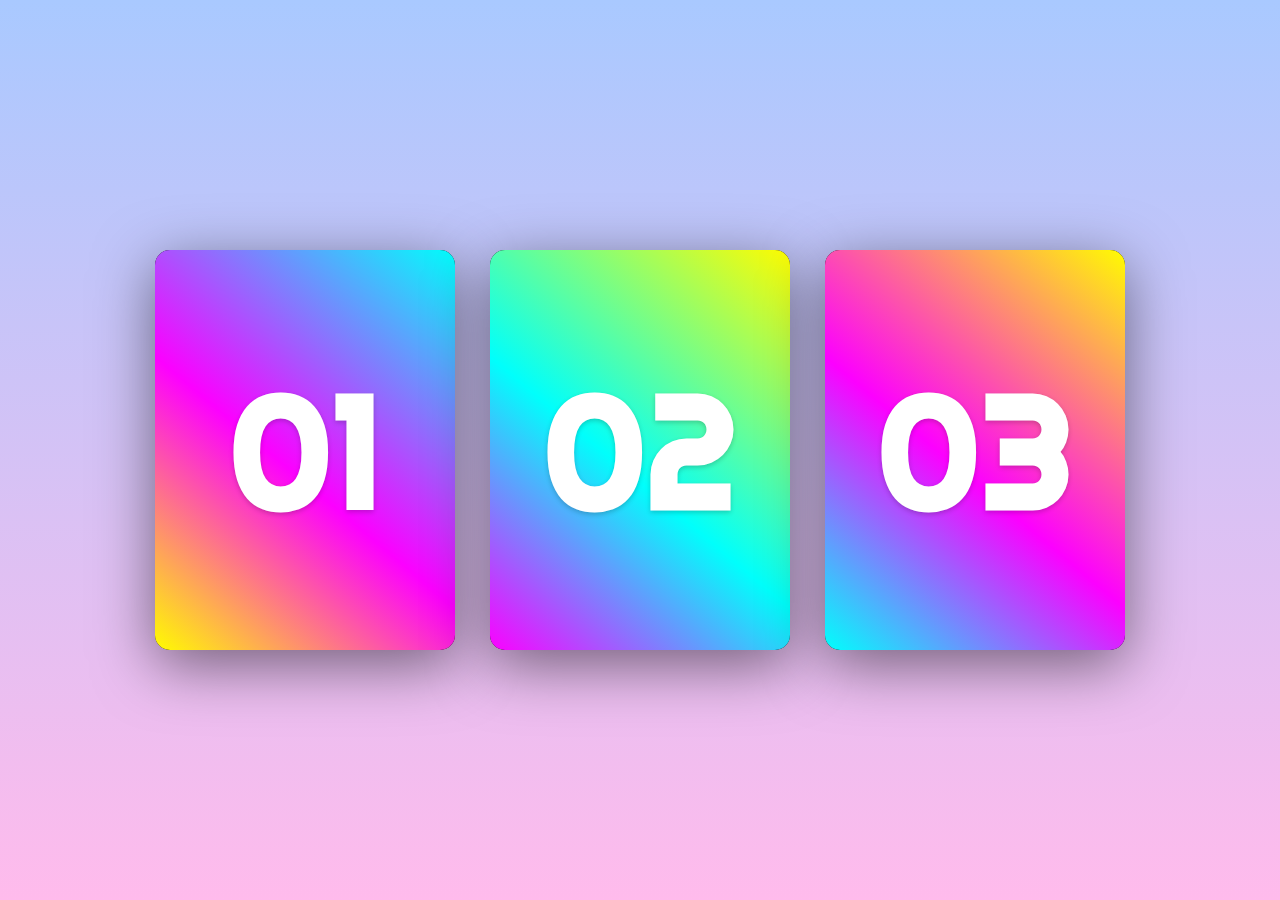
<file: 3 Card/index.html>
<!DOCTYPE html>
<html lang="en" >
<head>
  <meta charset="UTF-8">
  <title>Template Ribet</title>
  <link rel="stylesheet" href="./style.css">

</head>
<body>
<!-- partial:index.partial.html -->
<div class="container">

  <div class="card">
    <div class="face face1">
      <div class="content">
        <span class="stars"></span>
        <h2 class="aboutme">About Me</h2>
        <p class="aboutme">My name is Yoga and I'm from Jakarta. I love playing sports, especially basketball and soccer. In my free time, I enjoy reading books and watching movies. I'm currently working as a software engineer at a tech company.</p>
      </div>
    </div>
    <div class="face face2">
      <h2>01</h2>
    </div>
  </div>

  <div class="card">
    <div class="face face1">
      <div class="content">
        <span class="stars"></span>
        <h2 class="skill">My Skill</h2>
        <p class="skill">Software application developer, Web developer (Front End Developer, Back End Developer), Mobile developer, Database administrator, Data Scientist, Computer systems analyst, Software quality assurance (QA) engineer, Dan lain-lain.</p>
      </div>
    </div>
    <div class="face face2">
      <h2>02</h2>
    </div>
  </div>

  <div class="card">
    <div class="face face1">
      <div class="content">
        <span class="stars"></span>
        <h2 class="contact">Contact Me</h2>
        <p class="contact">You can contact me on these down here<br><br>
          ~ <a href="https://wa.me/6285174159094">Whatsapp</a><br>
          ~ <a href="mailto:yogaastri0902@gmail.com">Email</a><br>
          ~ <a href="https://www.facebook.com/people/Yoga-Astri-Yudistira/100010847747394/">Facebook</a></p>
      </div>
    </div>
    <div class="face face2">
      <h2>03</h2>
    </div>
  </div>
</div>
<!-- partial -->
  
</body>
</html>
</file>
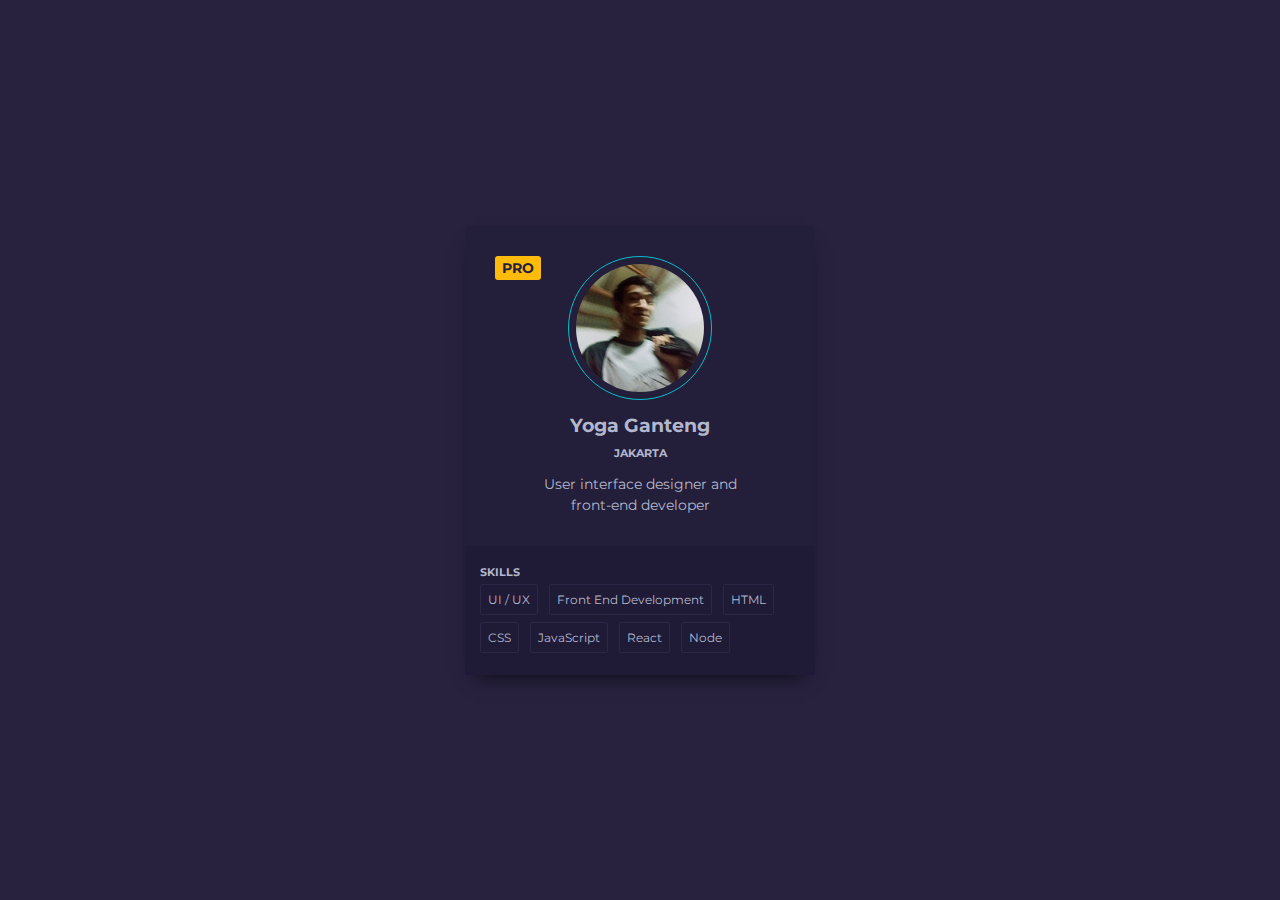
<file: Profile Card/index.html>
<!DOCTYPE html>
<html lang="en" >
<head>
  <meta charset="UTF-8">
  <title>Yoga Anak Nuris</title>
  <link rel='stylesheet' href='https://cdnjs.cloudflare.com/ajax/libs/font-awesome/5.8.0/css/all.min.css'><link rel="stylesheet" href="./style.css">

</head>
<body>
<!-- partial:index.partial.html -->
<div class="card-container">
	<span class="pro">PRO</span>

	<!-- resize foto ukuran 128x128 pixel -->
	<img class="round" src="yoga.jpg" alt="photo" />
	<h3>Yoga Ganteng</h3>
	<h6>Jakarta</h6>
	<p>User interface designer and <br/> front-end developer</p>
	<div class="skills">
		<h6>Skills</h6>
		<ul>
			<li>UI / UX</li>
			<li>Front End Development</li>
			<li>HTML</li>
			<li>CSS</li>
			<li>JavaScript</li>
			<li>React</li>
			<li>Node</li>
		</ul>
	</div>
</div>
<!-- partial -->
  
</body>
</html>
</file>
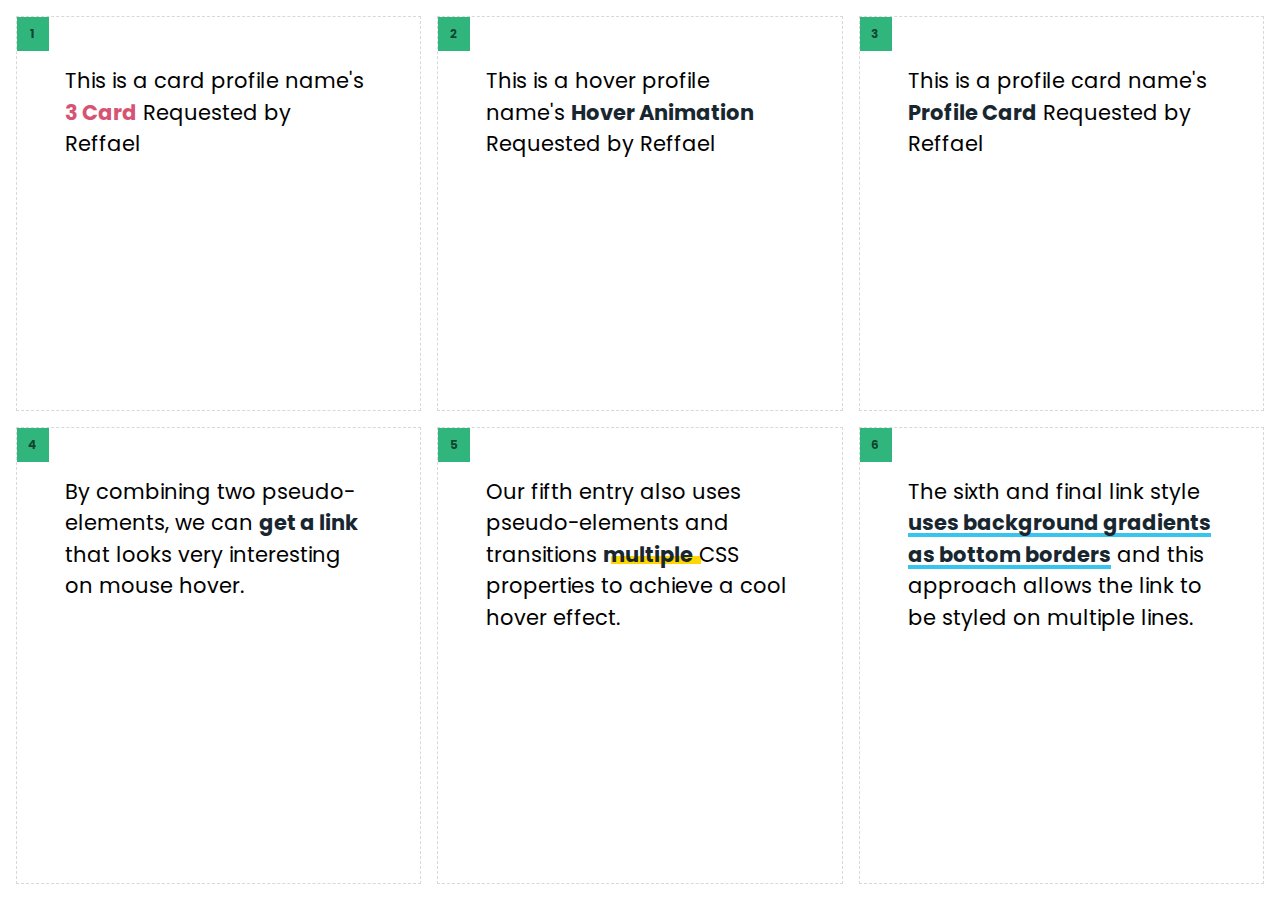
<file: public/index.html>
<!DOCTYPE html>
<html lang="en" >
<head>
  <meta charset="UTF-8">
  <title>Project Template Frontend</title>
  <link rel='stylesheet' href='https://fonts.googleapis.com/css2?family=Poppins:wght@400;700&amp;display=swap'><link rel="stylesheet" href="./style.css">

</head>
<body>
<!-- partial:index.partial.html -->
<ul class="grid">
	<li>
		<p>This is a card profile name's <a href="/3Card" id="style-1">3 Card</a> Requested by Reffael</p>	
	</li>
	<li>
		<p>This is a hover profile name's <a href="/hover" id="style-2">Hover Animation</a> Requested by Reffael</p>		
	</li>
	<li>
		<p>This is a profile card name's <a href="/ProfileCard" id="style-3">Profile Card</a> Requested by Reffael</p>
	</li>
	<li>
		<p>By combining two pseudo-elements, we can <a href="#" id="style-4" data-replace="get a link"><span>get a link</span></a> that looks very interesting on mouse hover.</p>
	</li>
	<li>
		<p>Our fifth entry also uses pseudo-elements and transitions <a href="#" id="style-5">multiple</a> CSS properties to achieve a cool hover effect.</p>
	</li>
	<li>
		<p>The sixth and final link style <a href="#" id="style-6">uses background gradients as bottom borders</a> and this approach allows the link to be styled on multiple lines.</p>
	</li>
</ul>
<!-- partial -->
  
</body>
</html>
</file>
<file: 3 Card/style.css>
@import url("https://fonts.googleapis.com/css2?family=Righteous&display=swap");
body {
  margin: 0;
  padding: 0;
  display: flex;
  justify-content: center;
  align-items: center;
  font-family: "Righteous", cursive;
  min-height: 100vh;
  background-color: #a9c9ff;
  background-image: linear-gradient(180deg, #a9c9ff 0%, #ffbbec 100%);
}
body .container {
  max-width: 100vw;
  display: grid;
  grid-template-columns: repeat(auto-fit, minmax(300px, 1fr));
  grid-gap: 35px;
  margin: 0 auto;
  padding: 40px 0;
}
body .container .card {
  position: relative;
  width: 300px;
  height: 400px;
  margin: 0 auto;
  background: #000;
  border-radius: 15px;
  box-shadow: 0 15px 60px rgba(0, 0, 0, 0.5);
}
body .container .card .face {
  position: absolute;
  bottom: 0;
  left: 0;
  width: 100%;
  height: 100%;
  display: flex;
  justify-content: center;
  align-items: center;
}
body .container .card .face.face1 {
  box-sizing: border-box;
  padding: 20px;
}
body .container .card .face.face1 h2 {
  margin: 0;
  padding: 0;
}
body .container .card .face.face1 .aboutme {
  background-color: #fffc00;
  -webkit-background-clip: text;
  -webkit-text-fill-color: transparent;
}
body .container .card .face.face1 .skill {
  background-color: #00fffc;
  -webkit-background-clip: text;
  -webkit-text-fill-color: transparent;
}
body .container .card .face.face1 .contact {
  background-color: #fc00ff;
  -webkit-background-clip: text;
  -webkit-text-fill-color: transparent;
}
body .container .card .face.face2 {
  transition: 0.5s;
}
body .container .card .face.face2 h2 {
  margin: 0;
  padding: 0;
  font-size: 10em;
  color: #fff;
  transition: 0.5s;
  text-shadow: 0 2px 5px rgba(0, 0, 0, 0.2);
  z-index: 10;
}
body .container .card:hover .face.face2 {
  height: 60px;
}
body .container .card:hover .face.face2 h2 {
  font-size: 2em;
}
body .container .card:nth-child(1) .face.face2 {
  background-image: linear-gradient(40deg, #fffc00 0%, #fc00ff 45%, #00fffc 100%);
  border-radius: 15px;
}
body .container .card:nth-child(2) .face.face2 {
  background-image: linear-gradient(40deg, #fc00ff 0%, #00fffc 45%, #fffc00 100%);
  border-radius: 15px;
}
body .container .card:nth-child(3) .face.face2 {
  background-image: linear-gradient(40deg, #00fffc 0%, #fc00ff 45%, #fffc00 100%);
  border-radius: 15px;
}
</file>
<file: Profile Card/style.css>
@import url('https://fonts.googleapis.com/css?family=Montserrat');

* {
	box-sizing: border-box;
}

body {
	background-color: #28223F;
	font-family: Montserrat, sans-serif;
	
	display: flex;
	align-items: center;
	justify-content: center;
	flex-direction: column;

	min-height: 100vh;
	margin: 0;
}

h3 {
	margin: 10px 0;
}

h6 {
	margin: 5px 0;
	text-transform: uppercase;
}

p {
	font-size: 14px;
	line-height: 21px;
}

.card-container {
	background-color: #231E39;
	border-radius: 5px;
	box-shadow: 0px 10px 20px -10px rgba(0,0,0,0.75);
	color: #B3B8CD;
	padding-top: 30px;
	position: relative;
	width: 350px;
	max-width: 100%;
	text-align: center;
}

.card-container .pro {
	color: #231E39;
	background-color: #FEBB0B;
	border-radius: 3px;
	font-size: 14px;
	font-weight: bold;
	padding: 3px 7px;
	position: absolute;
	top: 30px;
	left: 30px;
}

.card-container .round {
	border: 1px solid #03BFCB;
	border-radius: 50%;
	padding: 7px;
}

.skills {
	background-color: #1F1A36;
	text-align: left;
	padding: 15px;
	margin-top: 30px;
}

.skills ul {
	list-style-type: none;
	margin: 0;
	padding: 0;
}

.skills ul li {
	border: 1px solid #2D2747;
	border-radius: 2px;
	display: inline-block;
	font-size: 12px;
	margin: 0 7px 7px 0;
	padding: 7px;
}
</file>
<file: public/style.css>
:root {
  --link-1: #D65472;
  --link-2: #37C5F0;
  --link-3: gold;
  --text: #18272F;
  --counter: #30B67D;
}

* {
  margin: 0;
  padding: 0;
  box-sizing: border-box;
  -webkit-font-smoothing: antialiased;
  -moz-osx-font-smoothing: grayscale;
}

a {
  text-decoration: none;
  color: var(--text);
  font-weight: 700;
  vertical-align: top;
}

body {
  padding: 1rem;
  display: flex;
  align-content: center;
  height: 100vh;
  font-size: 21px;
  line-height: 1.5;
  font-family: "Poppins", sans-serif;
}

.grid {
  list-style: none;
  display: grid;
  width: 100%;
  grid-template-columns: repeat(auto-fit, minmax(25rem, 1fr));
  counter-reset: links;
  grid-gap: 1rem;
}
.grid li {
  border: 1px dashed rgba(0, 0, 0, 0.15);
  padding: 3rem;
  position: relative;
}
.grid li::before {
  counter-increment: links;
  content: counter(links);
  position: absolute;
  top: 0;
  left: 0;
  background-color: var(--counter);
  color: rgba(0, 0, 0, 0.65);
  font-size: 12px;
  padding: 0.5rem;
  text-transform: uppercase;
  font-weight: 700;
  letter-spacing: 1px;
  width: 1rem;
  text-align: center;
}

#style-1 {
  padding: 0 0.25rem;
  margin: 0 -0.25rem;
  box-shadow: inset 0 0 0 0 var(--link-1);
  transition: color 0.3s ease-in-out, box-shadow 0.3s ease-in-out;
  color: var(--link-1);
}
#style-1:hover {
  color: white;
  box-shadow: inset 100px 0 0 0 var(--link-1);
}

#style-2 {
  position: relative;
  transition: color 0.3s ease-in-out;
}
#style-2::before {
  content: "";
  position: absolute;
  top: 100%;
  width: 100%;
  height: 3px;
  background-color: var(--link-1);
  transform: scaleX(0);
  transition: transform 0.3s ease-in-out;
}
#style-2:hover {
  color: var(--link-1);
}
#style-2:hover::before {
  transform: scaleX(1);
}

#style-3 {
  position: relative;
}
#style-3::before {
  content: "";
  position: absolute;
  width: 100%;
  height: 4px;
  border-radius: 4px;
  background-color: var(--text);
  bottom: 0;
  left: 0;
  transform-origin: right;
  transform: scaleX(0);
  transition: transform 0.3s ease-in-out;
}
#style-3:hover::before {
  transform-origin: left;
  transform: scaleX(1);
}

#style-4 {
  overflow: hidden;
  position: relative;
  display: inline-block;
}
#style-4::before, #style-4::after {
  content: "";
  position: absolute;
  width: 100%;
  left: 0;
}
#style-4::before {
  background-color: var(--link-1);
  height: 2px;
  bottom: 0;
  transform-origin: 100% 50%;
  transform: scaleX(0);
  transition: transform 0.3s cubic-bezier(0.76, 0, 0.24, 1);
}
#style-4:hover::before {
  transform-origin: 0% 50%;
  transform: scaleX(1);
}
#style-4::after {
  content: attr(data-replace);
  height: 100%;
  top: 0;
  transform-origin: 100% 50%;
  transform: translate3d(200%, 0, 0);
  transition: transform 0.3s cubic-bezier(0.76, 0, 0.24, 1);
  color: var(--link-1);
}
#style-4:hover::after {
  transform: translate3d(0, 0, 0);
}
#style-4 span {
  display: inline-block;
  transition: transform 0.3s cubic-bezier(0.76, 0, 0.24, 1);
}
#style-4:hover span {
  transform: translate3d(-200%, 0, 0);
}

#style-5 {
  position: relative;
  font-weight: bold;
}
#style-5::before {
  content: "";
  background-color: var(--link-3);
  position: absolute;
  left: 0.5rem;
  bottom: 5px;
  width: 100%;
  height: 8px;
  z-index: -1;
  transition: all 0.3s ease-in-out;
}
#style-5:hover::before {
  left: -5px;
  bottom: 0;
  height: 100%;
  width: calc(100% + 10px);
}

#style-6 {
  background-image: linear-gradient(white 50%, var(--link-2) 50%);
  background-size: auto 175%;
  transition: background 0.3s ease-in-out;
}
#style-6:hover {
  background-position-y: 100%;
}
</file>
